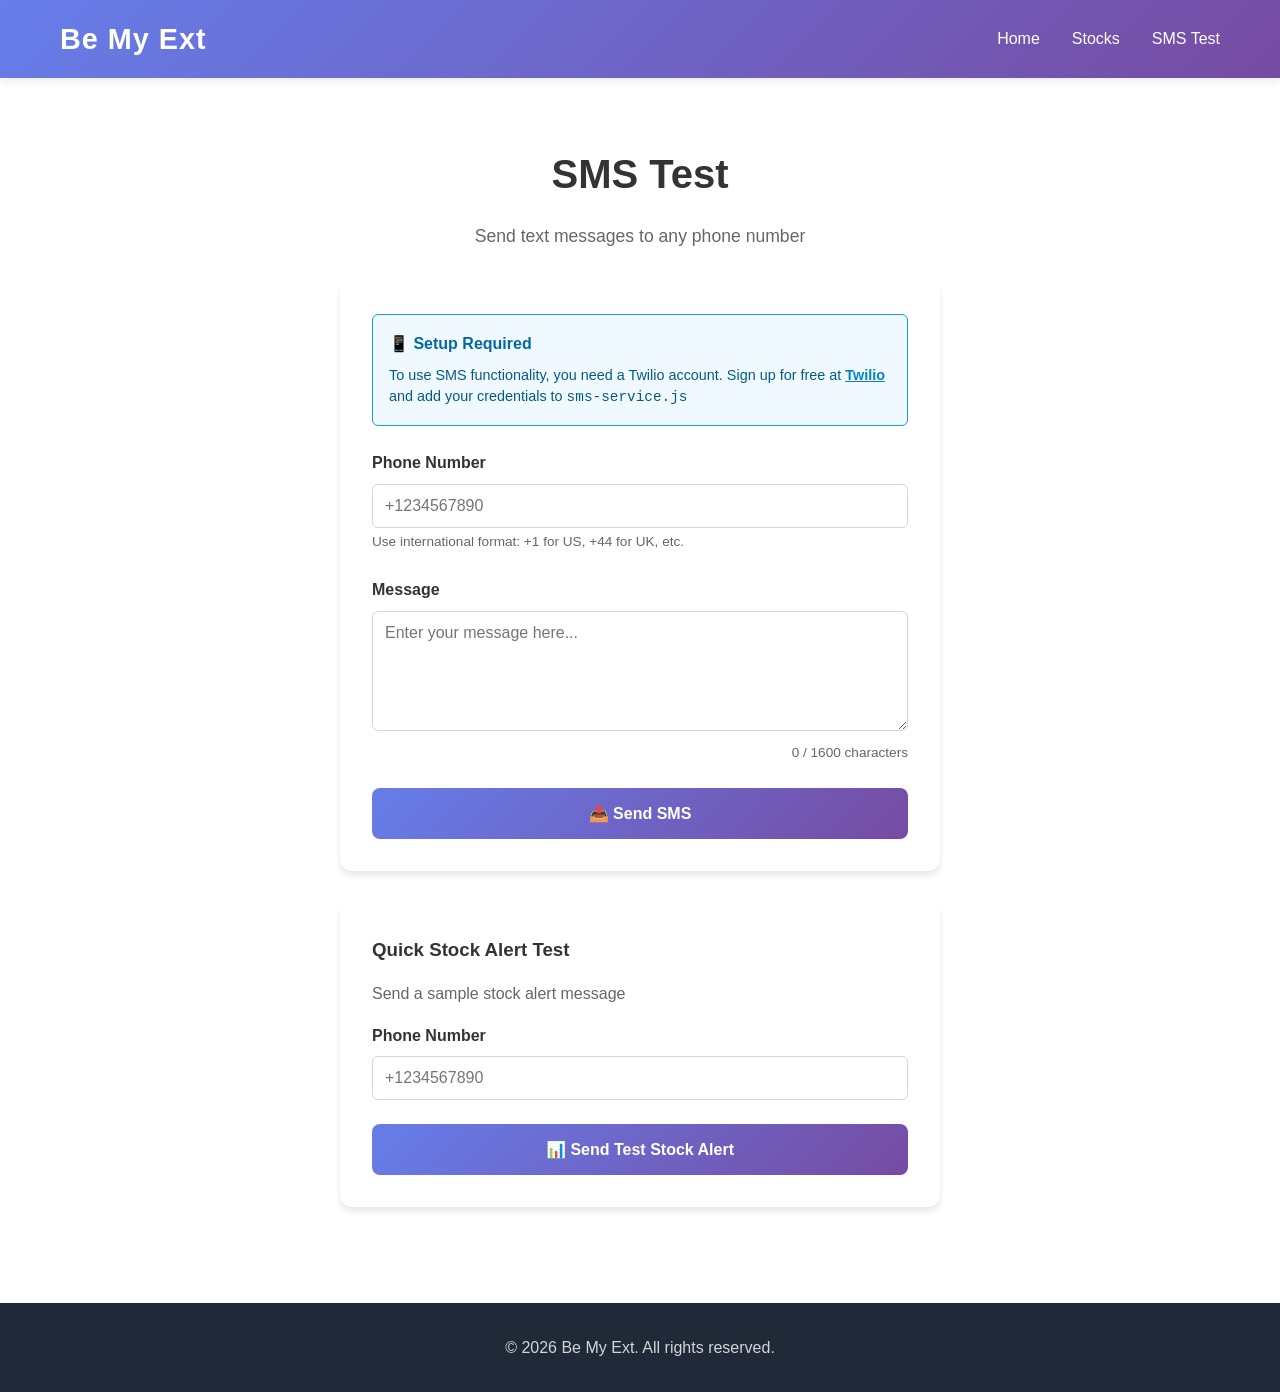
<file: sms-test.html>
<!DOCTYPE html>
<html lang="en">
<head>
    <meta charset="UTF-8">
    <meta name="viewport" content="width=device-width, initial-scale=1.0">
    <title>SMS Test - Be My Ext</title>
    <link rel="stylesheet" href="styles.css">
    <script src="sms-service.js"></script>
    <style>
        .sms-container {
            max-width: 600px;
            margin: 2rem auto;
            padding: 2rem;
            background: white;
            border-radius: 12px;
            box-shadow: 0 4px 6px rgba(0, 0, 0, 0.1);
        }

        .form-group {
            margin-bottom: 1.5rem;
        }

        .form-group label {
            display: block;
            margin-bottom: 0.5rem;
            font-weight: 600;
            color: #333;
        }

        .form-group input,
        .form-group textarea {
            width: 100%;
            padding: 0.75rem;
            border: 1px solid #d1d5db;
            border-radius: 6px;
            font-size: 1rem;
            font-family: inherit;
        }

        .form-group textarea {
            min-height: 120px;
            resize: vertical;
        }

        .form-group input:focus,
        .form-group textarea:focus {
            outline: none;
            border-color: #667eea;
            box-shadow: 0 0 0 3px rgba(102, 126, 234, 0.1);
        }

        .send-button {
            background: linear-gradient(135deg, #667eea 0%, #764ba2 100%);
            color: white;
            border: none;
            padding: 1rem 2rem;
            border-radius: 8px;
            font-size: 1rem;
            font-weight: 600;
            cursor: pointer;
            width: 100%;
            transition: transform 0.2s ease, box-shadow 0.2s ease;
        }

        .send-button:hover {
            transform: translateY(-2px);
            box-shadow: 0 4px 12px rgba(102, 126, 234, 0.4);
        }

        .send-button:disabled {
            opacity: 0.6;
            cursor: not-allowed;
            transform: none;
        }

        .result-message {
            margin-top: 1.5rem;
            padding: 1rem;
            border-radius: 6px;
            display: none;
        }

        .result-message.success {
            background: #d1fae5;
            color: #065f46;
            border: 1px solid #10b981;
        }

        .result-message.error {
            background: #fee2e2;
            color: #991b1b;
            border: 1px solid #ef4444;
        }

        .char-count {
            text-align: right;
            font-size: 0.85rem;
            color: #666;
            margin-top: 0.25rem;
        }

        .info-box {
            background: #f0f9ff;
            border: 1px solid #0ea5e9;
            border-radius: 6px;
            padding: 1rem;
            margin-bottom: 1.5rem;
        }

        .info-box h4 {
            color: #0369a1;
            margin: 0 0 0.5rem 0;
        }

        .info-box p {
            color: #075985;
            margin: 0;
            font-size: 0.9rem;
            line-height: 1.5;
        }

        .info-box a {
            color: #0284c7;
            font-weight: 600;
        }
    </style>
</head>
<body>
    <header>
        <nav class="navbar">
            <div class="container">
                <h1 class="logo">Be My Ext</h1>
                <ul class="nav-links">
                    <li><a href="index.html">Home</a></li>
                    <li><a href="stocks.html">Stocks</a></li>
                    <li><a href="sms-test.html">SMS Test</a></li>
                </ul>
            </div>
        </nav>
    </header>

    <main>
        <section class="stocks-section">
            <div class="container">
                <h2>SMS Test</h2>
                <p class="section-description">Send text messages to any phone number</p>

                <div class="sms-container">
                    <div class="info-box">
                        <h4>📱 Setup Required</h4>
                        <p>To use SMS functionality, you need a Twilio account. Sign up for free at <a href="https://www.twilio.com/try-twilio" target="_blank">Twilio</a> and add your credentials to <code>sms-service.js</code></p>
                    </div>

                    <form id="sms-form">
                        <div class="form-group">
                            <label for="phone-number">Phone Number</label>
                            <input 
                                type="tel" 
                                id="phone-number" 
                                placeholder="+1234567890" 
                                required
                                pattern="^\+?[1-9]\d{1,14}$"
                            >
                            <small style="color: #666; font-size: 0.85rem;">Use international format: +1 for US, +44 for UK, etc.</small>
                        </div>

                        <div class="form-group">
                            <label for="message">Message</label>
                            <textarea 
                                id="message" 
                                placeholder="Enter your message here..."
                                required
                                maxlength="1600"
                            ></textarea>
                            <div class="char-count">
                                <span id="char-count">0</span> / 1600 characters
                            </div>
                        </div>

                        <button type="submit" class="send-button" id="send-button">
                            📤 Send SMS
                        </button>
                    </form>

                    <div id="result-message" class="result-message"></div>
                </div>

                <div class="sms-container" style="margin-top: 2rem;">
                    <h3 style="margin-bottom: 1rem;">Quick Stock Alert Test</h3>
                    <p style="color: #666; margin-bottom: 1rem;">Send a sample stock alert message</p>
                    
                    <div class="form-group">
                        <label for="alert-phone">Phone Number</label>
                        <input 
                            type="tel" 
                            id="alert-phone" 
                            placeholder="+1234567890"
                        >
                    </div>

                    <button onclick="sendTestStockAlert()" class="send-button">
                        📊 Send Test Stock Alert
                    </button>

                    <div id="alert-result" class="result-message"></div>
                </div>
            </div>
        </section>
    </main>

    <footer>
        <div class="container">
            <p>&copy; 2026 Be My Ext. All rights reserved.</p>
        </div>
    </footer>

    <script>
        // Character counter
        const messageInput = document.getElementById('message');
        const charCount = document.getElementById('char-count');

        messageInput.addEventListener('input', () => {
            charCount.textContent = messageInput.value.length;
        });

        // SMS Form submission
        document.getElementById('sms-form').addEventListener('submit', async (e) => {
            e.preventDefault();

            const phoneNumber = document.getElementById('phone-number').value;
            const message = document.getElementById('message').value;
            const sendButton = document.getElementById('send-button');
            const resultDiv = document.getElementById('result-message');

            // Disable button and show loading
            sendButton.disabled = true;
            sendButton.textContent = '📤 Sending...';
            resultDiv.style.display = 'none';

            try {
                // Format phone number
                const formattedPhone = formatPhoneNumber(phoneNumber);
                
                // Send SMS
                const result = await sendSMS(formattedPhone, message);

                // Show result
                resultDiv.style.display = 'block';
                if (result.success) {
                    resultDiv.className = 'result-message success';
                    resultDiv.innerHTML = `
                        ✅ <strong>Message sent successfully!</strong><br>
                        Message ID: ${result.messageId}<br>
                        To: ${result.to}
                    `;
                    // Clear form
                    document.getElementById('sms-form').reset();
                    charCount.textContent = '0';
                } else {
                    resultDiv.className = 'result-message error';
                    resultDiv.innerHTML = `
                        ❌ <strong>Failed to send message</strong><br>
                        Error: ${result.error}
                    `;
                }
            } catch (error) {
                resultDiv.style.display = 'block';
                resultDiv.className = 'result-message error';
                resultDiv.innerHTML = `
                    ❌ <strong>Error:</strong> ${error.message}
                `;
            } finally {
                // Re-enable button
                sendButton.disabled = false;
                sendButton.textContent = '📤 Send SMS';
            }
        });

        // Test stock alert
        async function sendTestStockAlert() {
            const phoneNumber = document.getElementById('alert-phone').value;
            const resultDiv = document.getElementById('alert-result');

            if (!phoneNumber) {
                resultDiv.style.display = 'block';
                resultDiv.className = 'result-message error';
                resultDiv.textContent = '❌ Please enter a phone number';
                return;
            }

            resultDiv.style.display = 'none';

            // Sample stock data
            const stockData = {
                symbol: 'NVDA',
                price: '487.23',
                change: '15.67',
                changePercent: '3.32',
                isPositive: true
            };

            try {
                const formattedPhone = formatPhoneNumber(phoneNumber);
                const result = await sendStockAlert(formattedPhone, stockData);

                resultDiv.style.display = 'block';
                if (result.success) {
                    resultDiv.className = 'result-message success';
                    resultDiv.innerHTML = `✅ Test stock alert sent successfully!`;
                } else {
                    resultDiv.className = 'result-message error';
                    resultDiv.innerHTML = `❌ Failed: ${result.error}`;
                }
            } catch (error) {
                resultDiv.style.display = 'block';
                resultDiv.className = 'result-message error';
                resultDiv.innerHTML = `❌ Error: ${error.message}`;
            }
        }
    </script>
</body>
</html>
</file>
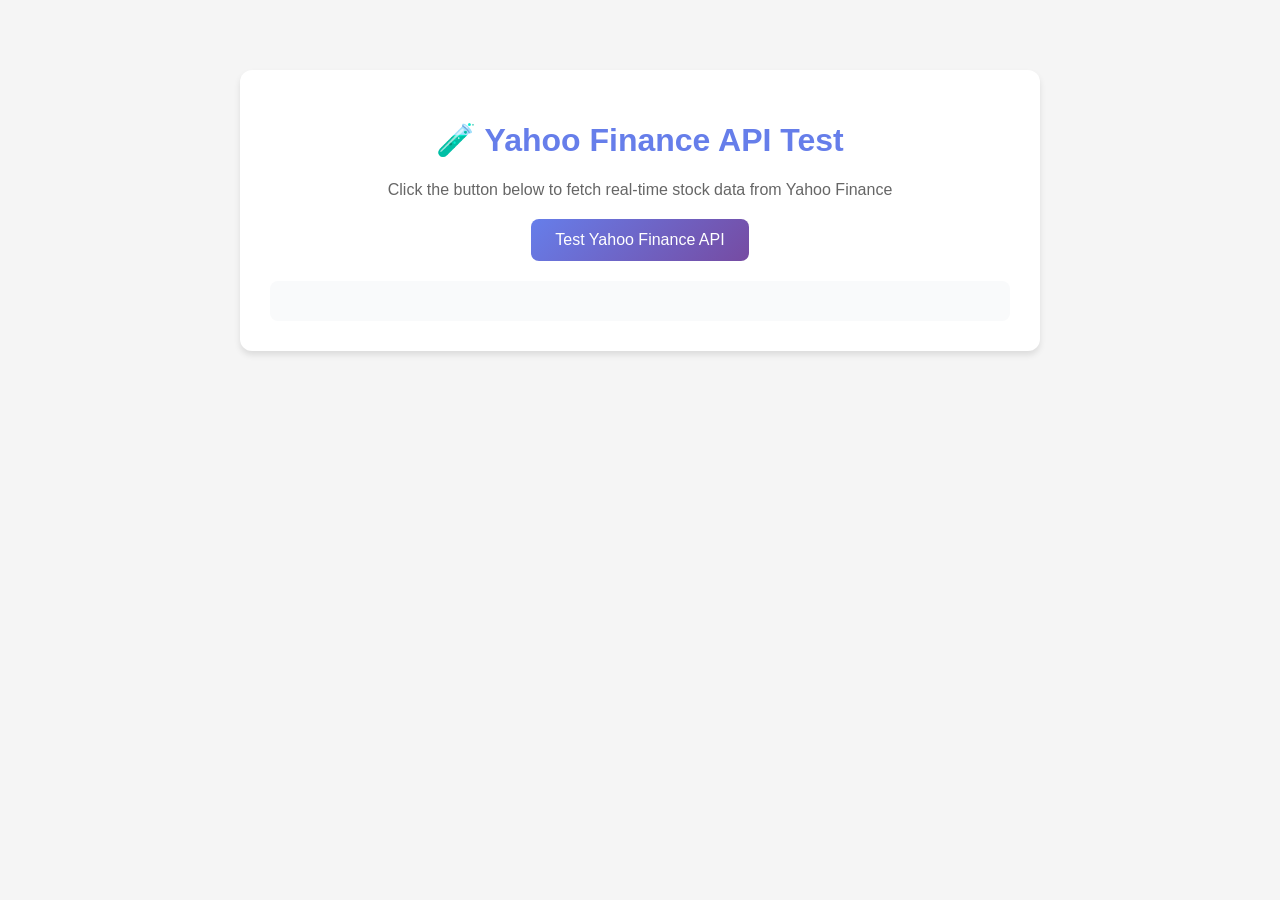
<file: test-api.html>
<!DOCTYPE html>
<html lang="en">
<head>
    <meta charset="UTF-8">
    <meta name="viewport" content="width=device-width, initial-scale=1.0">
    <title>Yahoo Finance API Test</title>
    <style>
        body {
            font-family: 'Segoe UI', Tahoma, Geneva, Verdana, sans-serif;
            max-width: 800px;
            margin: 50px auto;
            padding: 20px;
            background: #f5f5f5;
        }
        .container {
            background: white;
            padding: 30px;
            border-radius: 12px;
            box-shadow: 0 4px 6px rgba(0, 0, 0, 0.1);
        }
        h1 {
            color: #667eea;
            text-align: center;
        }
        button {
            background: linear-gradient(135deg, #667eea 0%, #764ba2 100%);
            color: white;
            border: none;
            padding: 12px 24px;
            border-radius: 8px;
            font-size: 16px;
            cursor: pointer;
            display: block;
            margin: 20px auto;
        }
        button:hover {
            opacity: 0.9;
        }
        #result {
            margin-top: 20px;
            padding: 20px;
            background: #f9fafb;
            border-radius: 8px;
            white-space: pre-wrap;
            font-family: monospace;
            font-size: 14px;
        }
        .success {
            color: #10b981;
            font-weight: bold;
        }
        .error {
            color: #ef4444;
            font-weight: bold;
        }
        .loading {
            color: #667eea;
            text-align: center;
        }
    </style>
</head>
<body>
    <div class="container">
        <h1>🧪 Yahoo Finance API Test</h1>
        <p style="text-align: center; color: #666;">
            Click the button below to fetch real-time stock data from Yahoo Finance
        </p>
        <button onclick="testAPI()">Test Yahoo Finance API</button>
        <div id="result"></div>
    </div>

    <script>
        async function testAPI() {
            const resultDiv = document.getElementById('result');
            resultDiv.innerHTML = '<div class="loading">⏳ Fetching data from Yahoo Finance...</div>';
            
            const symbols = ['IBM', 'TQQQ', 'SPY', 'NVDA', 'AMD', 'MU', 'C', 'AAL', 'TSLA', 'KHC', 'U', 'NET', 'FSLR', 'AAPL'];
            const CORS_PROXY = 'https://api.allorigins.win/raw?url=';
            const YAHOO_FINANCE_API = 'https://query1.finance.yahoo.com/v8/finance/chart/';
            
            try {
                let output = '<div class="success">✅ API TEST SUCCESSFUL!</div>\n\n';
                output += '═══════════════════════════════════════\n\n';
                
                for (const symbol of symbols) {
                    try {
                        let response;
                        let data;
                        let method = 'Direct API';
                        
                        // Try direct API first
                        try {
                            response = await fetch(`${YAHOO_FINANCE_API}${symbol}?interval=1d&range=1d`);
                            if (response.ok) {
                                data = await response.json();
                            } else {
                                throw new Error('Direct failed');
                            }
                        } catch (directError) {
                            // Use CORS proxy as fallback
                            method = 'CORS Proxy';
                            const proxyUrl = `${CORS_PROXY}${encodeURIComponent(YAHOO_FINANCE_API + symbol + '?interval=1d&range=1d')}`;
                            response = await fetch(proxyUrl);
                            
                            if (!response.ok) {
                                throw new Error(`HTTP error! status: ${response.status}`);
                            }
                            
                            data = await response.json();
                        }
                        
                        const quote = data.chart.result[0];
                        const meta = quote.meta;
                        
                        const currentPrice = meta.regularMarketPrice;
                        const previousClose = meta.chartPreviousClose || meta.previousClose;
                        const change = currentPrice - previousClose;
                        const changePercent = (change / previousClose) * 100;
                        
                        output += `📊 ${symbol} - ${getCompanyName(symbol)}\n`;
                        output += `   Price: $${currentPrice.toFixed(2)}\n`;
                        output += `   Change: ${change >= 0 ? '+' : ''}${change.toFixed(2)} (${change >= 0 ? '+' : ''}${changePercent.toFixed(2)}%)\n`;
                        output += `   Exchange: ${meta.exchangeName}\n`;
                        output += `   Currency: ${meta.currency}\n`;
                        output += `   Method: ${method}\n\n`;
                        
                    } catch (error) {
                        output += `❌ ${symbol}: Failed to fetch - ${error.message}\n\n`;
                    }
                }
                
                output += '═══════════════════════════════════════\n';
                output += `\n✨ Test completed at ${new Date().toLocaleTimeString()}`;
                
                resultDiv.innerHTML = `<pre>${output}</pre>`;
                
            } catch (error) {
                resultDiv.innerHTML = `
                    <div class="error">❌ API TEST FAILED!</div>
                    <pre>
Error: ${error.message}

Possible causes:
1. CORS policy blocking the request
2. Network connectivity issues
3. Yahoo Finance API temporarily unavailable

The website now uses a CORS proxy as fallback.
If both methods fail, sample data will be displayed.
                    </pre>
                `;
            }
        }
        
        function getCompanyName(symbol) {
            const companies = {
                'IBM': 'IBM Corporation',
                'TQQQ': 'ProShares UltraPro QQQ',
                'SPY': 'SPDR S&P 500 ETF',
                'NVDA': 'NVIDIA Corporation',
                'AMD': 'Advanced Micro Devices',
                'MU': 'Micron Technology',
                'C': 'Citigroup Inc.',
                'AAL': 'American Airlines',
                'TSLA': 'Tesla Inc.',
                'KHC': 'Kraft Heinz Company',
                'U': 'Unity Software Inc.',
                'NET': 'Cloudflare Inc.',
                'FSLR': 'First Solar Inc.',
                'AAPL': 'Apple Inc.'
            };
            return companies[symbol] || symbol;
        }
    </script>
</body>
</html>
</file>
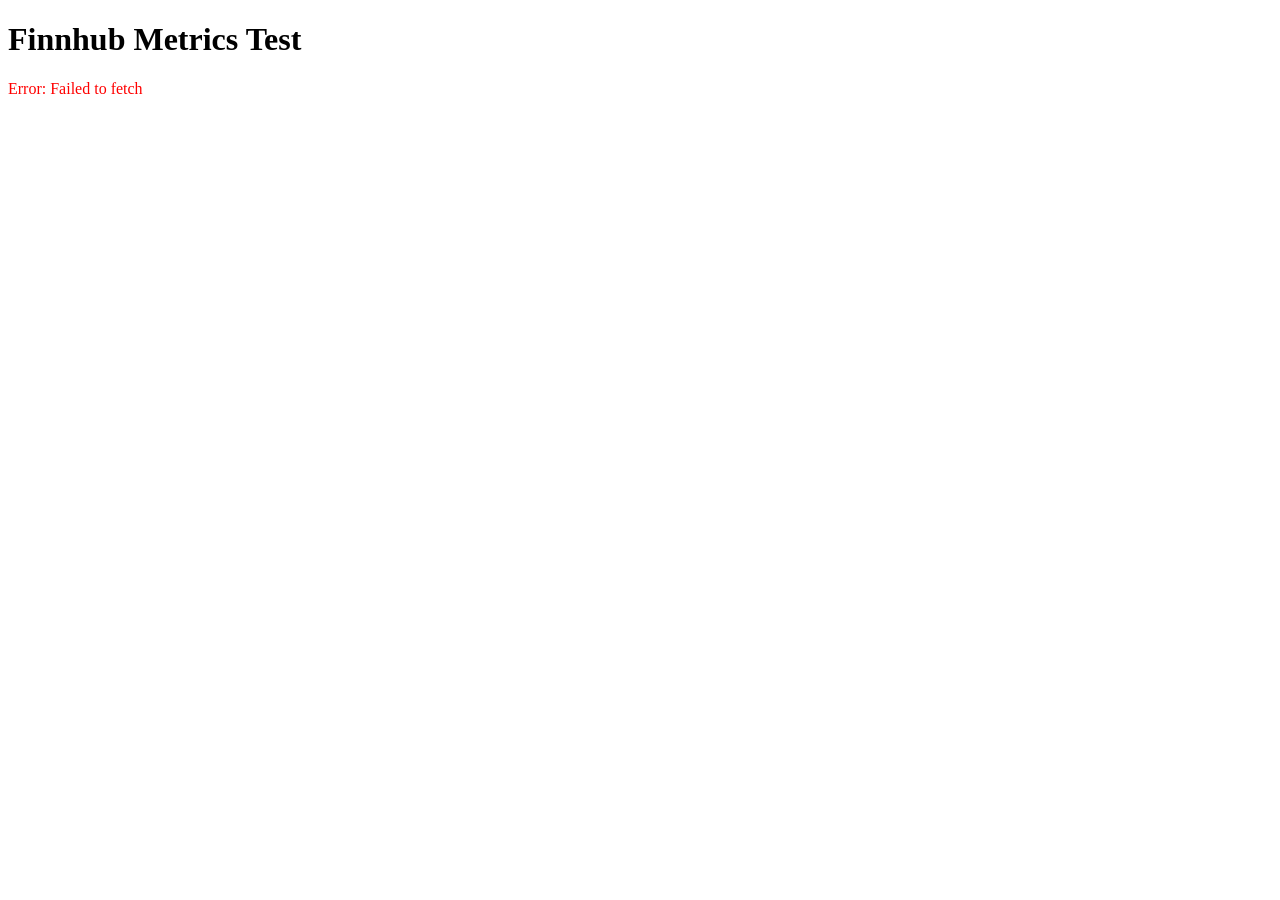
<file: test-finnhub-metrics.html>
<!DOCTYPE html>
<html>
<head>
    <title>Test Finnhub Metrics</title>
</head>
<body>
    <h1>Finnhub Metrics Test</h1>
    <div id="results"></div>
    
    <script>
        const FINNHUB_API_KEY = 'd8k8941r01qjgd6sju90d8k8941r01qjgd6sju9g';
        const symbol = 'AAPL';
        
        async function testFinnhub() {
            const resultsDiv = document.getElementById('results');
            resultsDiv.innerHTML = '<p>Fetching data...</p>';
            
            try {
                // Fetch quote
                const quoteUrl = `https://finnhub.io/api/v1/quote?symbol=${symbol}&token=${FINNHUB_API_KEY}`;
                const quoteResponse = await fetch(quoteUrl);
                const quoteData = await quoteResponse.json();
                
                // Fetch metrics
                const metricsUrl = `https://finnhub.io/api/v1/stock/metric?symbol=${symbol}&metric=all&token=${FINNHUB_API_KEY}`;
                const metricsResponse = await fetch(metricsUrl);
                const metricsData = await metricsResponse.json();
                
                const metrics = metricsData.metric;
                
                resultsDiv.innerHTML = `
                    <h2>${symbol} Data from Finnhub:</h2>
                    <h3>Quote Data:</h3>
                    <p>Current Price: $${quoteData.c}</p>
                    <p>Previous Close: $${quoteData.pc}</p>
                    <p>Day High: $${quoteData.h}</p>
                    <p>Day Low: $${quoteData.l}</p>
                    
                    <h3>Financial Metrics:</h3>
                    <p>P/E Ratio (peBasicExclExtraTTM): ${metrics.peBasicExclExtraTTM || 'N/A'}</p>
                    <p>P/E Ratio (peNormalizedAnnual): ${metrics.peNormalizedAnnual || 'N/A'}</p>
                    <p>EPS (epsBasicExclExtraItemsTTM): ${metrics.epsBasicExclExtraItemsTTM || 'N/A'}</p>
                    <p>EPS (epsNormalizedAnnual): ${metrics.epsNormalizedAnnual || 'N/A'}</p>
                    <p>Dividend Yield (dividendYieldIndicatedAnnual): ${metrics.dividendYieldIndicatedAnnual || 'N/A'}%</p>
                    <p>Dividend Rate (dividendPerShareAnnual): $${metrics.dividendPerShareAnnual || 'N/A'}</p>
                    <p>52-Week Low: $${metrics['52WeekLow'] || 'N/A'}</p>
                    <p>52-Week High: $${metrics['52WeekHigh'] || 'N/A'}</p>
                    
                    <h3>Raw Metrics Object Keys:</h3>
                    <pre>${Object.keys(metrics).filter(k => k.includes('pe') || k.includes('eps') || k.includes('dividend') || k.includes('52')).join('\n')}</pre>
                `;
            } catch (error) {
                resultsDiv.innerHTML = `<p style="color: red;">Error: ${error.message}</p>`;
                console.error('Error:', error);
            }
        }
        
        testFinnhub();
    </script>
</body>
</html>
</file>
<file: styles.css>
/* Reset and Base Styles */
* {
    margin: 0;
    padding: 0;
    box-sizing: border-box;
}

body {
    font-family: 'Segoe UI', Tahoma, Geneva, Verdana, sans-serif;
    line-height: 1.6;
    color: #333;
    background-color: #f5f5f5;
}

.container {
    max-width: 1200px;
    margin: 0 auto;
    padding: 0 20px;
}

/* Navigation */
.navbar {
    background: linear-gradient(135deg, #667eea 0%, #764ba2 100%);
    color: white;
    padding: 1rem 0;
    position: sticky;
    top: 0;
    z-index: 1000;
    box-shadow: 0 2px 10px rgba(0, 0, 0, 0.1);
}

.navbar .container {
    display: flex;
    justify-content: space-between;
    align-items: center;
}

.logo {
    font-size: 1.8rem;
    font-weight: bold;
    letter-spacing: 1px;
}

.nav-links {
    display: flex;
    list-style: none;
    gap: 2rem;
}

.nav-links a {
    color: white;
    text-decoration: none;
    font-weight: 500;
    transition: opacity 0.3s ease;
}

.nav-links a:hover {
    opacity: 0.8;
}

/* Hero Section */
.hero {
    background: linear-gradient(135deg, #667eea 0%, #764ba2 100%);
    color: white;
    padding: 4rem 0;
    text-align: center;
}

.hero h2 {
    font-size: 2.5rem;
    margin-bottom: 1rem;
}

.hero p {
    font-size: 1.2rem;
    opacity: 0.9;
    margin-bottom: 2rem;
}

.cta-button {
    display: inline-block;
    background: white;
    color: #667eea;
    padding: 1rem 2.5rem;
    border-radius: 8px;
    text-decoration: none;
    font-weight: 700;
    font-size: 1.1rem;
    transition: transform 0.2s ease, box-shadow 0.2s ease;
    box-shadow: 0 4px 12px rgba(0, 0, 0, 0.2);
}

.cta-button:hover {
    transform: translateY(-2px);
    box-shadow: 0 6px 16px rgba(0, 0, 0, 0.3);

.cta-button.secondary {
    background: transparent;
    color: white;
    border: 2px solid white;
}

.cta-button.secondary:hover {
    background: white;
    color: #667eea;
}

.hero-cta {
    display: flex;
    gap: 1rem;
    justify-content: center;
    flex-wrap: wrap;
}

/* Section Styling */
.section-subtitle {
    text-align: center;
    font-size: 1.1rem;
    color: #666;
    margin-bottom: 3rem;
}

.cta-center {
    text-align: center;
    margin-top: 3rem;
}

/* Tennis Section */
.tennis-section {
    background: linear-gradient(135deg, #f5f7fa 0%, #c3cfe2 100%);
}

.tennis-stats {
    display: flex;
    justify-content: center;
    gap: 4rem;
    margin-top: 3rem;
    flex-wrap: wrap;
}

.stat {
    text-align: center;
}

.stat-number {
    display: block;
    font-size: 2.5rem;
    font-weight: bold;
    color: #667eea;
    margin-bottom: 0.5rem;
}

.stat-label {
    display: block;
    font-size: 0.9rem;
    color: #666;
}

/* Value Section */
.value-section {
    padding: 4rem 0;
    background: white;
}

.value-grid {
    display: grid;
    grid-template-columns: repeat(auto-fit, minmax(250px, 1fr));
    gap: 2rem;
    margin-top: 3rem;
}

.value-card {
    text-align: center;
    padding: 2rem;
    background: #f8f9fa;
    border-radius: 12px;
    transition: transform 0.3s ease, box-shadow 0.3s ease;
}

.value-card:hover {
    transform: translateY(-5px);
    box-shadow: 0 8px 20px rgba(0, 0, 0, 0.1);
}

.value-icon {
    font-size: 3rem;
    margin-bottom: 1rem;
}

.value-card h3 {
    font-size: 1.3rem;
    margin-bottom: 1rem;
    color: #333;
}

.value-card p {
    color: #666;
    line-height: 1.6;
}

/* About Section */
.about-content {
    display: grid;
    grid-template-columns: 1fr 1fr;
    gap: 3rem;
    margin-top: 2rem;
}

.about-text h3 {
    color: #667eea;
    margin-bottom: 1rem;
}

.about-text p {
    margin-bottom: 1rem;
    line-height: 1.8;
}

.about-features h3 {
    color: #667eea;
    margin-bottom: 1rem;
}

.about-features ul {
    list-style: none;
    padding: 0;
}

.about-features li {
    padding: 0.5rem 0;
    line-height: 1.8;
}

/* Contact Section */
.contact-options {
    display: grid;
    grid-template-columns: repeat(auto-fit, minmax(280px, 1fr));
    gap: 2rem;
    margin-top: 3rem;
}

.contact-card {
    background: white;
    padding: 2rem;
    border-radius: 12px;
    text-align: center;
    box-shadow: 0 4px 12px rgba(0, 0, 0, 0.1);
    transition: transform 0.3s ease;
}

.contact-card:hover {
    transform: translateY(-5px);
}

.contact-card h3 {
    color: #667eea;
    margin-bottom: 1rem;
}

.contact-card p {
    color: #666;
    margin-bottom: 1.5rem;
}

/* Footer */
.footer-content {
    display: grid;
    grid-template-columns: repeat(auto-fit, minmax(200px, 1fr));
    gap: 2rem;
    padding: 3rem 0;
}

.footer-section h3,
.footer-section h4 {
    color: white;
    margin-bottom: 1rem;
}

.footer-section p {
    color: rgba(255, 255, 255, 0.8);
}

.footer-section ul {
    list-style: none;
    padding: 0;
}

.footer-section li {
    margin-bottom: 0.5rem;
}

.footer-section a {
    color: rgba(255, 255, 255, 0.8);
    text-decoration: none;
    transition: color 0.3s ease;
}

.footer-section a:hover {
    color: white;
}

.footer-bottom {
    border-top: 1px solid rgba(255, 255, 255, 0.2);
    padding-top: 2rem;
    text-align: center;
}

.footer-bottom p {
    color: rgba(255, 255, 255, 0.8);
}

/* Responsive Design */
@media (max-width: 768px) {
    .hero h2 {
        font-size: 2rem;
    }
    
    .hero-cta {
        flex-direction: column;
        align-items: center;
    }
    
    .about-content {
        grid-template-columns: 1fr;
    }
    
    .tennis-stats {
        gap: 2rem;
    }
    
    .nav-links {
        gap: 1rem;
        font-size: 0.9rem;
    }
}
}

/* Features Section */
.features-section {
    padding: 4rem 0;
    background-color: #f9fafb;
}

.features-section h2 {
    text-align: center;
    font-size: 2.5rem;
    margin-bottom: 3rem;
    color: #333;
}

.features-grid {
    display: grid;
    grid-template-columns: repeat(auto-fit, minmax(300px, 1fr));
    gap: 2rem;
    margin-top: 2rem;
}

.feature-card {
    background: white;
    padding: 2rem;
    border-radius: 12px;
    box-shadow: 0 4px 6px rgba(0, 0, 0, 0.1);
    text-align: center;
    transition: transform 0.2s ease, box-shadow 0.2s ease;
}

.feature-card:hover {
    transform: translateY(-5px);
    box-shadow: 0 6px 12px rgba(0, 0, 0, 0.15);
}

.feature-icon {
    font-size: 3rem;
    margin-bottom: 1rem;
}

.feature-card h3 {
    font-size: 1.3rem;
    color: #667eea;
    margin-bottom: 1rem;
}

.feature-card p {
    color: #666;
    line-height: 1.6;
    font-size: 0.95rem;
}

/* Stocks Section */
.stocks-section {
    padding: 4rem 0;
    background-color: white;
}

.stocks-section h2 {
    text-align: center;
    font-size: 2.5rem;
    margin-bottom: 1rem;
    color: #333;
}

.section-description {
    text-align: center;
    font-size: 1.1rem;
    color: #666;
    margin-bottom: 0.5rem;
}

.data-source-note {
    text-align: center;
    font-size: 0.85rem;
    color: #999;
    font-style: italic;
    margin-bottom: 1.5rem;
}

.stocks-controls {
    display: flex;
    justify-content: center;
    align-items: center;
    gap: 2rem;
    margin-bottom: 2rem;
    flex-wrap: wrap;
}

.source-selector {
    display: flex;
    align-items: center;
    gap: 0.5rem;
    padding: 0.5rem 1rem;
    background: #f9fafb;
    border-radius: 8px;
    border: 1px solid #e5e7eb;
}

.source-selector label {
    font-weight: 600;
    color: #666;
    font-size: 0.9rem;
}

.source-button {
    background: white;
    color: #666;
    border: 1px solid #d1d5db;
    padding: 0.5rem 1rem;
    border-radius: 6px;
    font-size: 0.9rem;
    font-weight: 600;
    cursor: pointer;
    transition: all 0.2s ease;
}

.source-button:hover {
    background: #f3f4f6;
    border-color: #9ca3af;
}

.source-button.active {
    background: linear-gradient(135deg, #667eea 0%, #764ba2 100%);
    color: white;
    border-color: #667eea;
    box-shadow: 0 2px 8px rgba(102, 126, 234, 0.3);
}

.source-button:active {
    transform: scale(0.98);
}

.refresh-button {
    background: linear-gradient(135deg, #667eea 0%, #764ba2 100%);
    color: white;
    border: none;
    padding: 0.75rem 1.5rem;
    border-radius: 8px;
    font-size: 1rem;
    font-weight: 600;
    cursor: pointer;
    transition: transform 0.2s ease, box-shadow 0.2s ease;
    box-shadow: 0 2px 8px rgba(102, 126, 234, 0.3);
}

.refresh-button:hover {
    transform: translateY(-2px);
    box-shadow: 0 4px 12px rgba(102, 126, 234, 0.4);
}

.refresh-button:active {
    transform: translateY(0);
}

.last-refresh {
    color: #666;
    font-size: 0.9rem;
    font-style: italic;
}

.loading-indicator {
    color: #667eea;
    font-weight: 600;
    animation: pulse 1.5s ease-in-out infinite;
}

@keyframes pulse {
    0%, 100% {
        opacity: 1;
    }
    50% {
        opacity: 0.5;
    }
}

.stocks-grid {
    display: flex;
    flex-direction: column;
    gap: 1.5rem;
    margin-top: 2rem;
    max-width: 100%;
}

.stock-group-header {
    margin-top: 2rem;
    margin-bottom: 0.5rem;
    padding: 1rem 1.5rem;
    background: linear-gradient(135deg, #667eea 0%, #764ba2 100%);
    border-radius: 8px;
    box-shadow: 0 2px 8px rgba(102, 126, 234, 0.3);
}

.stock-group-header h2 {
    color: white;
    font-size: 1.5rem;
    font-weight: 600;
    margin: 0;
    letter-spacing: 0.5px;
}

.stock-group-header:first-child {
    margin-top: 0;
}

.stock-card {
    background: white;
    border-radius: 12px;
    padding: 1.5rem 2rem;
    box-shadow: 0 4px 6px rgba(0, 0, 0, 0.1);
    transition: transform 0.2s ease, box-shadow 0.2s ease;
    border: 1px solid #e0e0e0;
    display: flex;
    align-items: center;
    justify-content: space-between;
    width: 100%;
    gap: 2rem;
    flex-wrap: wrap;
}

.stock-card:hover {
    transform: translateX(5px);
    box-shadow: 0 6px 12px rgba(0, 0, 0, 0.15);
}

.stock-info {
    flex: 1;
    display: flex;
    flex-direction: column;
    gap: 0.5rem;
}

.stock-card h3 {
    font-size: 1.5rem;
    color: #667eea;
    margin: 0;
    font-weight: 700;
}

.company-name {
    color: #666;
    font-size: 0.95rem;
    margin: 0;
    font-weight: 600;
}

.business-summary {
    color: #888;
    font-size: 0.85rem;
    line-height: 1.5;
    margin: 0;
    max-width: 800px;
}

.stock-news {
    margin: 0.75rem 0;
    padding: 0.75rem;
    background: #f9fafb;
    border-left: 3px solid #10b981;
    border-radius: 4px;
    max-width: 800px;
}

.stock-news h4 {
    font-size: 0.95rem;
    color: #10b981;
    margin: 0 0 0.5rem 0;
    font-weight: 600;
}

.news-items {
    display: flex;
    flex-direction: column;
    gap: 0.5rem;
}

.news-item {
    padding: 0.5rem;
    background: white;
    border-radius: 4px;
    border: 1px solid #e5e7eb;
}

.news-item a {
    color: #667eea;
    text-decoration: none;
    font-size: 0.85rem;
    font-weight: 600;
    line-height: 1.4;
    display: block;
    margin-bottom: 0.25rem;
}

.news-item a:hover {
    text-decoration: underline;
    color: #764ba2;
}

.news-date {
    font-size: 0.75rem;
    color: #999;
    font-style: italic;
}

.news-summary {
    font-size: 0.8rem;
    color: #666;
    line-height: 1.4;
    margin-top: 0.25rem;
}

.weekly-highlight {
    color: #667eea;
    font-size: 0.9rem;
    line-height: 1.6;
    margin: 0.5rem 0 0 0;
    padding: 0.75rem;
    background: linear-gradient(135deg, rgba(102, 126, 234, 0.08) 0%, rgba(118, 75, 162, 0.08) 100%);
    border-left: 3px solid #667eea;
    border-radius: 4px;
    font-weight: 500;
    max-width: 800px;
}

.weekly-highlight .highlight-text {
    font-style: italic;
}

.stock-data {
    display: flex;
    flex-direction: column;
    align-items: flex-end;
    gap: 0.5rem;
    min-width: 180px;
}

.stock-price {
    font-size: 1.5rem;
    font-weight: bold;
    color: #333;
    margin: 0;
    text-align: right;
    line-height: 1.4;
    white-space: nowrap;
}

.stock-change {
    font-size: 1rem;
    font-weight: 600;
    text-align: right;
    margin: 0;
}

.stock-change.positive {
    color: #10b981;
}

.stock-change.negative {
    color: #ef4444;
}

.day-range,
.year-range,
.stock-pe,
.stock-eps,
.stock-div {
    font-size: 0.85rem;
    color: #888;
    text-align: right;
    margin: 0;
    font-weight: 500;
}

.stock-pe,
.stock-eps,
.stock-div {
    color: #555;
    font-weight: 600;
}

.stock-chart-container {
    width: 100%;
    height: 300px;
    margin-top: 1rem;
    padding: 1rem;
    background: #f9fafb;
    border-radius: 8px;
    border: 1px solid #e5e7eb;
}

.stock-chart-container canvas {
    max-height: 280px;
}

/* About Section */
.about-section {
    padding: 4rem 0;
    background-color: #f9fafb;
}

.about-section h2 {
    text-align: center;
    font-size: 2.5rem;
    margin-bottom: 2rem;
    color: #333;
}

.about-section p {
    text-align: center;
    font-size: 1.1rem;
    color: #666;
    max-width: 800px;
    margin: 0 auto;
    line-height: 1.8;
}

/* Contact Section */
.contact-section {
    padding: 4rem 0;
    background-color: white;
}

.contact-section h2 {
    text-align: center;
    font-size: 2.5rem;
    margin-bottom: 2rem;
    color: #333;
}

.contact-section p {
    text-align: center;
    font-size: 1.1rem;
    color: #666;
}

.contact-section a {
    color: #667eea;
    text-decoration: none;
    font-weight: 600;
}

.contact-section a:hover {
    text-decoration: underline;
}

/* Footer */
footer {
    background-color: #1f2937;
    color: white;
    padding: 2rem 0;
    text-align: center;
}

footer p {
    opacity: 0.8;
}

/* Responsive Design */
@media (max-width: 768px) {
    .navbar .container {
        flex-direction: column;
        gap: 1rem;
    }

    .nav-links {
        gap: 1rem;
    }

    .hero h2 {
        font-size: 2rem;
    }

    .hero p {
        font-size: 1rem;
    }

    .stocks-section h2,
    .about-section h2,
    .contact-section h2 {
        font-size: 2rem;
    }

    .stock-card {
        flex-direction: column;
        align-items: flex-start;
        gap: 1rem;
        padding: 1.5rem;
    }

    .stock-info {
        width: 100%;
    }

    .stock-card h3 {
        font-size: 1.3rem;
    }

    .company-name {
        font-size: 0.85rem;
    }

    .business-summary {
        font-size: 0.8rem;
    }

    .weekly-highlight {
        font-size: 0.85rem;
        padding: 0.6rem;
    }

    .stock-data {
        width: 100%;
        align-items: flex-start;
    }

    .stock-price {
        font-size: 1.2rem;
        text-align: left;
        white-space: normal;
        word-break: break-word;
    }

    .stock-change {
        font-size: 0.9rem;
        text-align: left;
    }

    .day-range,
    .year-range,
    .stock-pe,
    .stock-eps,
    .stock-div {
        text-align: left;
    }

    .stock-chart-container {
        height: 250px;
        padding: 0.75rem;
    }

    .stock-chart-container canvas {
        max-height: 230px;
    }
}

/* Made with Bob */
</file>
